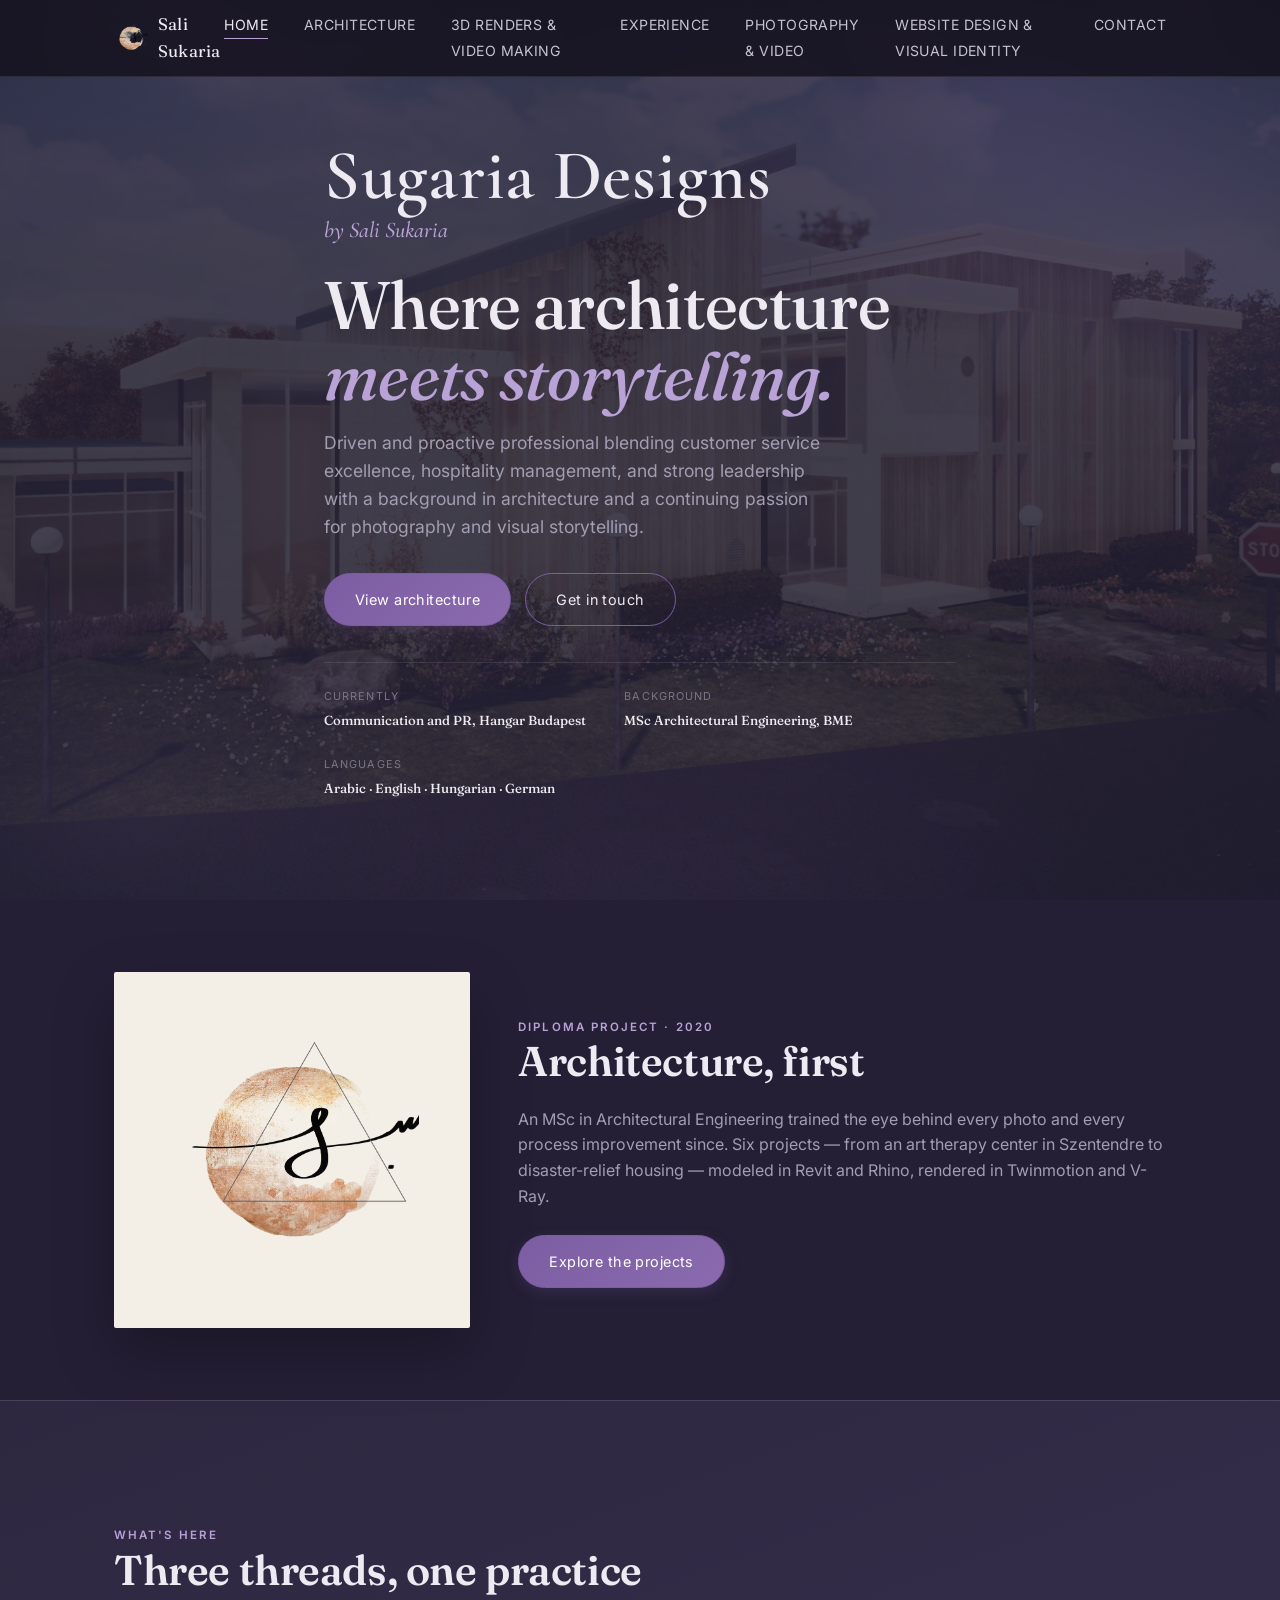
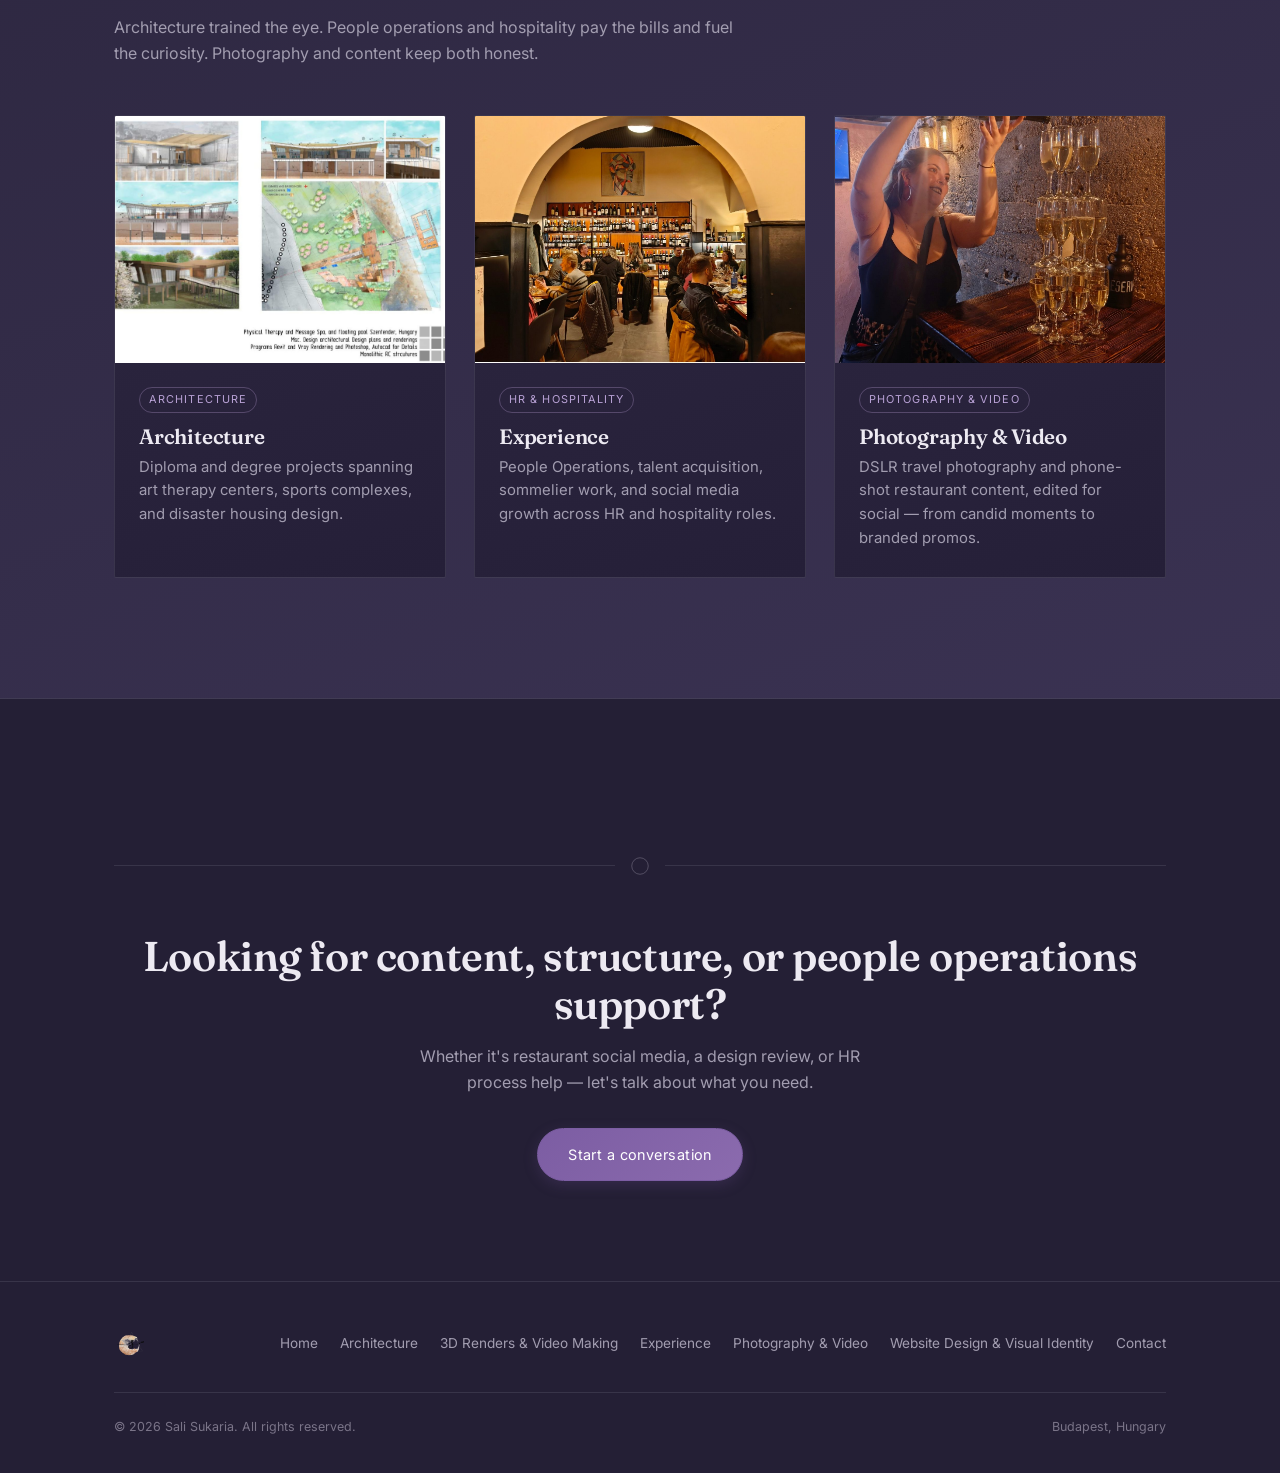
<file: index.html>
<!DOCTYPE html>
<html lang="en">
<head>
<meta charset="UTF-8">
<meta name="viewport" content="width=device-width, initial-scale=1">
<title>Sali Sukaria — Portfolio</title>
<link rel="preconnect" href="https://fonts.googleapis.com">
<link href="https://fonts.googleapis.com/css2?family=Fraunces:opsz,wght@9..144,400;9..144,500;9..144,600&family=Cormorant+Garamond:ital,wght@0,500;0,600;1,500&family=Inter:wght@400;500;600&display=swap" rel="stylesheet">
<link rel="icon" href="favicon.ico">
<link rel="manifest" href="site.webmanifest">
<link rel="stylesheet" href="style.css">
</head>
<body>
<a class="skip-link" href="#main">Skip to content</a>
<header class="site-header">
	<div class="container">
		<a class="brand" href="index.html">
			<img src="assets/img/logo/logo_mark_nav.png" alt="Sali Sukaria logo">
			<span>Sali Sukaria</span>
		</a>
		<button type="button" class="nav-toggle" aria-label="Toggle menu" aria-expanded="false">&#9776;</button>
		<nav class="main-nav" aria-label="Primary">
			<ul><li><a class="is-active" href="index.html">Home</a></li><li><a class="" href="architecture.html">Architecture</a></li><li><a class="" href="renders.html">3D Renders &amp; Video Making</a></li><li><a class="" href="experience.html">Experience</a></li><li><a class="" href="photography.html">Photography &amp; Video</a></li><li><a class="" href="webdesign.html">Website Design &amp; Visual Identity</a></li><li><a class="" href="contact.html">Contact</a></li></ul>
		</nav>
	</div>
</header>

<main id="main">

	<!-- HERO -->
	<section class="hero">
		<div class="hero-bg-image"></div>
		<div class="container hero-inner">
			<span class="hero-kicker">Sugaria Designs</span>
			<span class="hero-name">by Sali Sukaria</span>
			<h1 style="margin-top:1rem;">Where architecture<br><em>meets storytelling.</em></h1>
			<p class="hero-sub">
				Driven and proactive professional blending customer service excellence, hospitality
				management, and strong leadership with a background in architecture and a continuing
				passion for photography and visual storytelling.
			</p>
			<div class="hero-actions" style="display:flex; gap:14px; flex-wrap:wrap;">
				<a class="btn" href="architecture.html">View architecture</a>
				<a class="btn btn--ghost" href="contact.html">Get in touch</a>
			</div>

			<div class="hero-meta">
				<div><span>Currently</span><strong>Communication and PR, Hangar Budapest</strong></div>
				<div><span>Background</span><strong>MSc Architectural Engineering, BME</strong></div>
				<div><span>Languages</span><strong>Arabic · English · Hungarian · German</strong></div>
			</div>
		</div>
	</section>

	<!-- FEATURED: ARCHITECTURE + LOGO -->
	<section class="section section--tight">
		<div class="container">
			<div class="arch-logo-feature reveal">
				<div class="arch-logo-media">
					<img src="assets/img/logo/logo_mark_new.png" alt="Sali Sukaria monogram logo">
				</div>
				<div class="arch-feature-copy">
					<span class="eyebrow">Diploma Project · 2020</span>
					<h2>Architecture, first</h2>
					<p>An MSc in Architectural Engineering trained the eye behind every photo and every
					process improvement since. Six projects — from an art therapy center in Szentendre to
					disaster-relief housing — modeled in Revit and Rhino, rendered in Twinmotion and V-Ray.</p>
					<a class="btn" href="architecture.html">Explore the projects</a>
				</div>
			</div>
		</div>
	</section>

	<!-- THREE PILLARS -->
	<section class="section section--panel">
		<div class="container">
			<div class="section-head reveal">
				<span class="eyebrow">What's here</span>
				<h2>Three threads, one practice</h2>
				<p>Architecture trained the eye. People operations and hospitality pay the bills and fuel
				the curiosity. Photography and content keep both honest.</p>
			</div>

			<div class="grid grid--3">
				<a class="card reveal" href="architecture.html">
					<div class="card-media">
						<img src="assets/img/architecture/therapy_spa_szentendre_render.jpg" alt="Physical Therapy Spa render, Szentendre">
					</div>
					<div class="card-body">
						<span class="card-tag">Architecture</span>
						<h3>Architecture</h3>
						<p>Diploma and degree projects spanning art therapy centers, sports complexes, and disaster housing design.</p>
					</div>
				</a>

				<a class="card reveal" href="experience.html">
					<div class="card-media">
						<img src="assets/img/photography/phone_03_venue_crowd.jpg" alt="Wine bar venue, Bortodoor City">
					</div>
					<div class="card-body">
						<span class="card-tag">HR &amp; Hospitality</span>
						<h3>Experience</h3>
						<p>People Operations, talent acquisition, sommelier work, and social media growth across HR and hospitality roles.</p>
					</div>
				</a>

				<a class="card reveal" href="photography.html">
					<div class="card-media">
						<img src="assets/img/photography/phone_04_champagne_tower.jpg" alt="Champagne tower content creation shot">
					</div>
					<div class="card-body">
						<span class="card-tag">Photography &amp; Video</span>
						<h3>Photography &amp; Video</h3>
						<p>DSLR travel photography and phone-shot restaurant content, edited for social — from candid moments to branded promos.</p>
					</div>
				</a>
			</div>
		</div>
	</section>

	<!-- CTA -->
	<section class="cta-band">
		<div class="container reveal">
			<div class="motif-divider">
				<svg viewBox="0 0 24 24" fill="none" stroke="currentColor" stroke-width="1"><circle cx="12" cy="12" r="9"/></svg>
			</div>
			<h2>Looking for content, structure, or people operations support?</h2>
			<p>Whether it's restaurant social media, a design review, or HR process help — let's talk about what you need.</p>
			<a class="btn" href="contact.html">Start a conversation</a>
		</div>
	</section>

</main>

<footer class="site-footer">
	<div class="container">
		<div class="footer-grid">
			<a class="footer-brand" href="index.html">
				<img src="assets/img/logo/logo_mark_nav.png" alt="Sali Sukaria logo">
			</a>
			<nav class="footer-nav" aria-label="Footer">
				<ul><li><a href="index.html">Home</a></li><li><a href="architecture.html">Architecture</a></li><li><a href="renders.html">3D Renders &amp; Video Making</a></li><li><a href="experience.html">Experience</a></li><li><a href="photography.html">Photography &amp; Video</a></li><li><a href="webdesign.html">Website Design &amp; Visual Identity</a></li><li><a href="contact.html">Contact</a></li></ul>
			</nav>
		</div>
		<div class="footer-meta">
			<span>&copy; 2026 Sali Sukaria. All rights reserved.</span>
			<span>Budapest, Hungary</span>
		</div>
	</div>
</footer>
<script src="assets/js/main.js"></script>
</body>
</html>
</file>
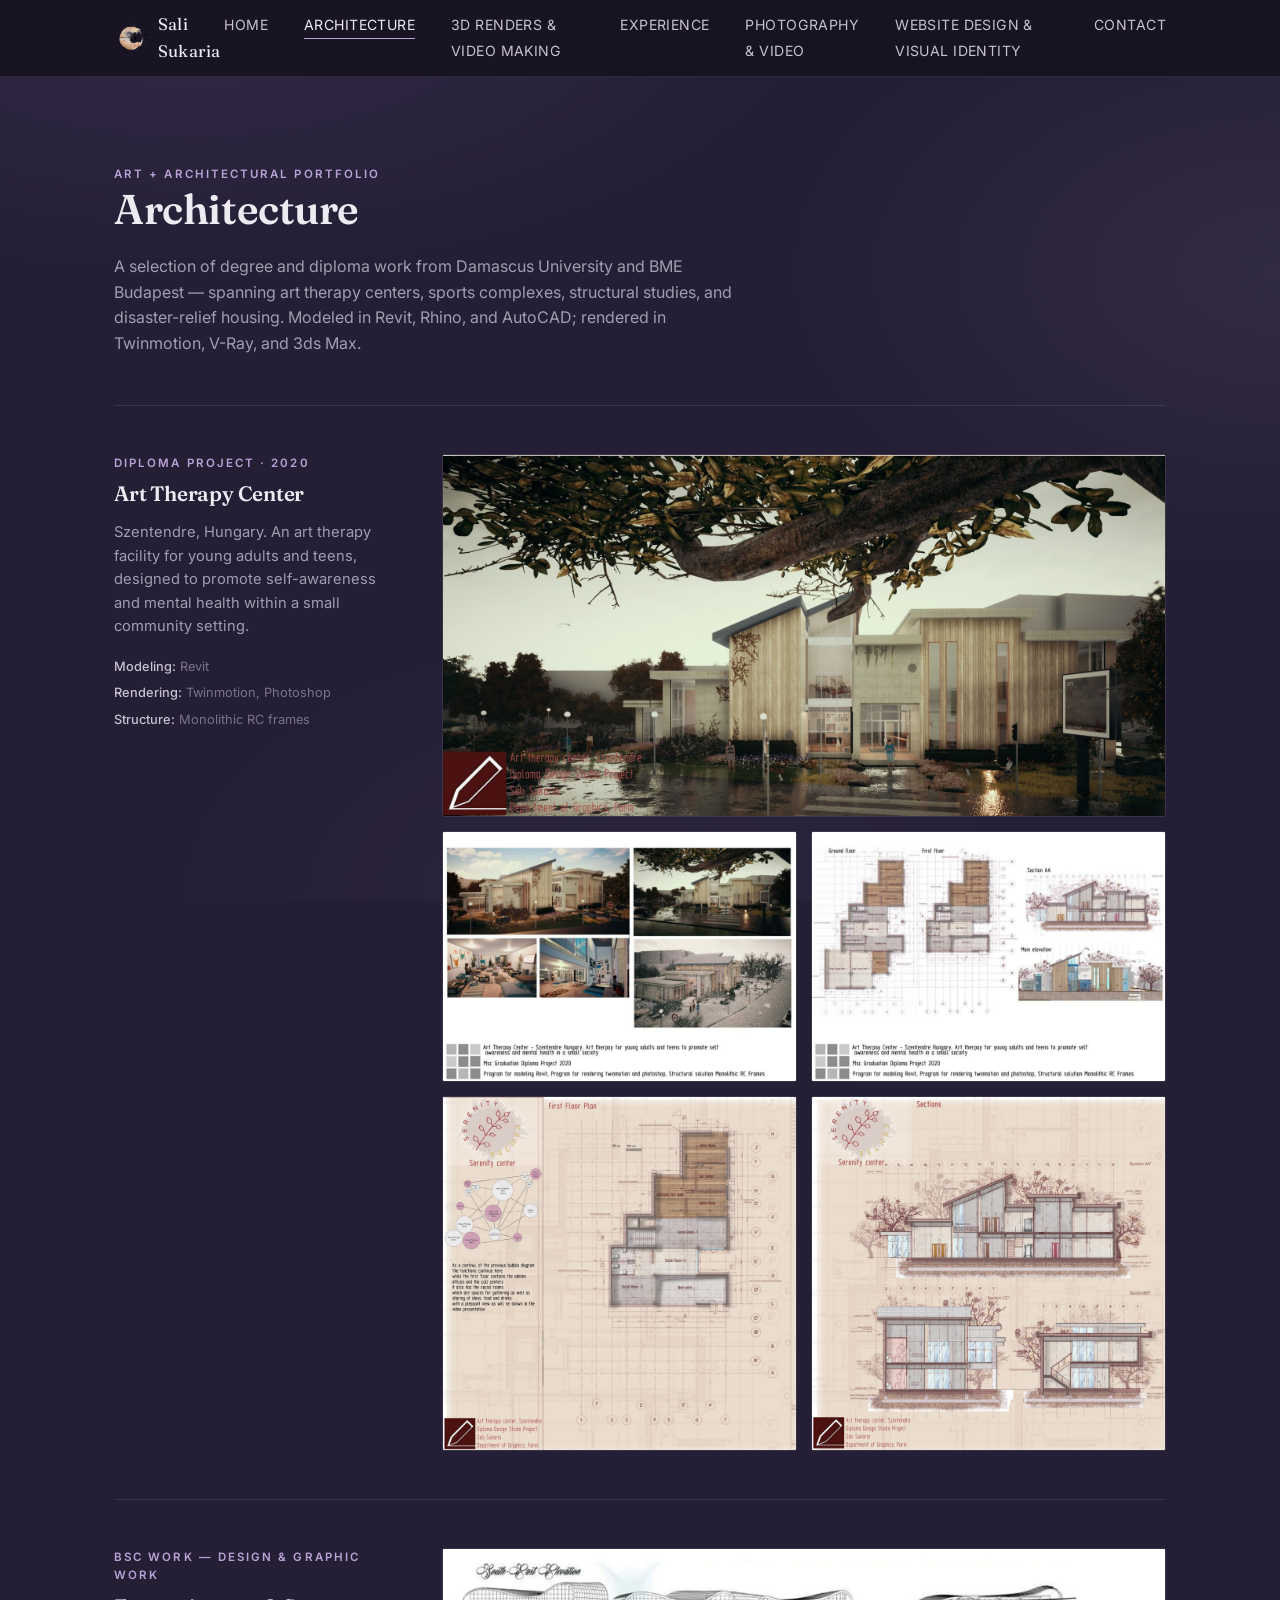
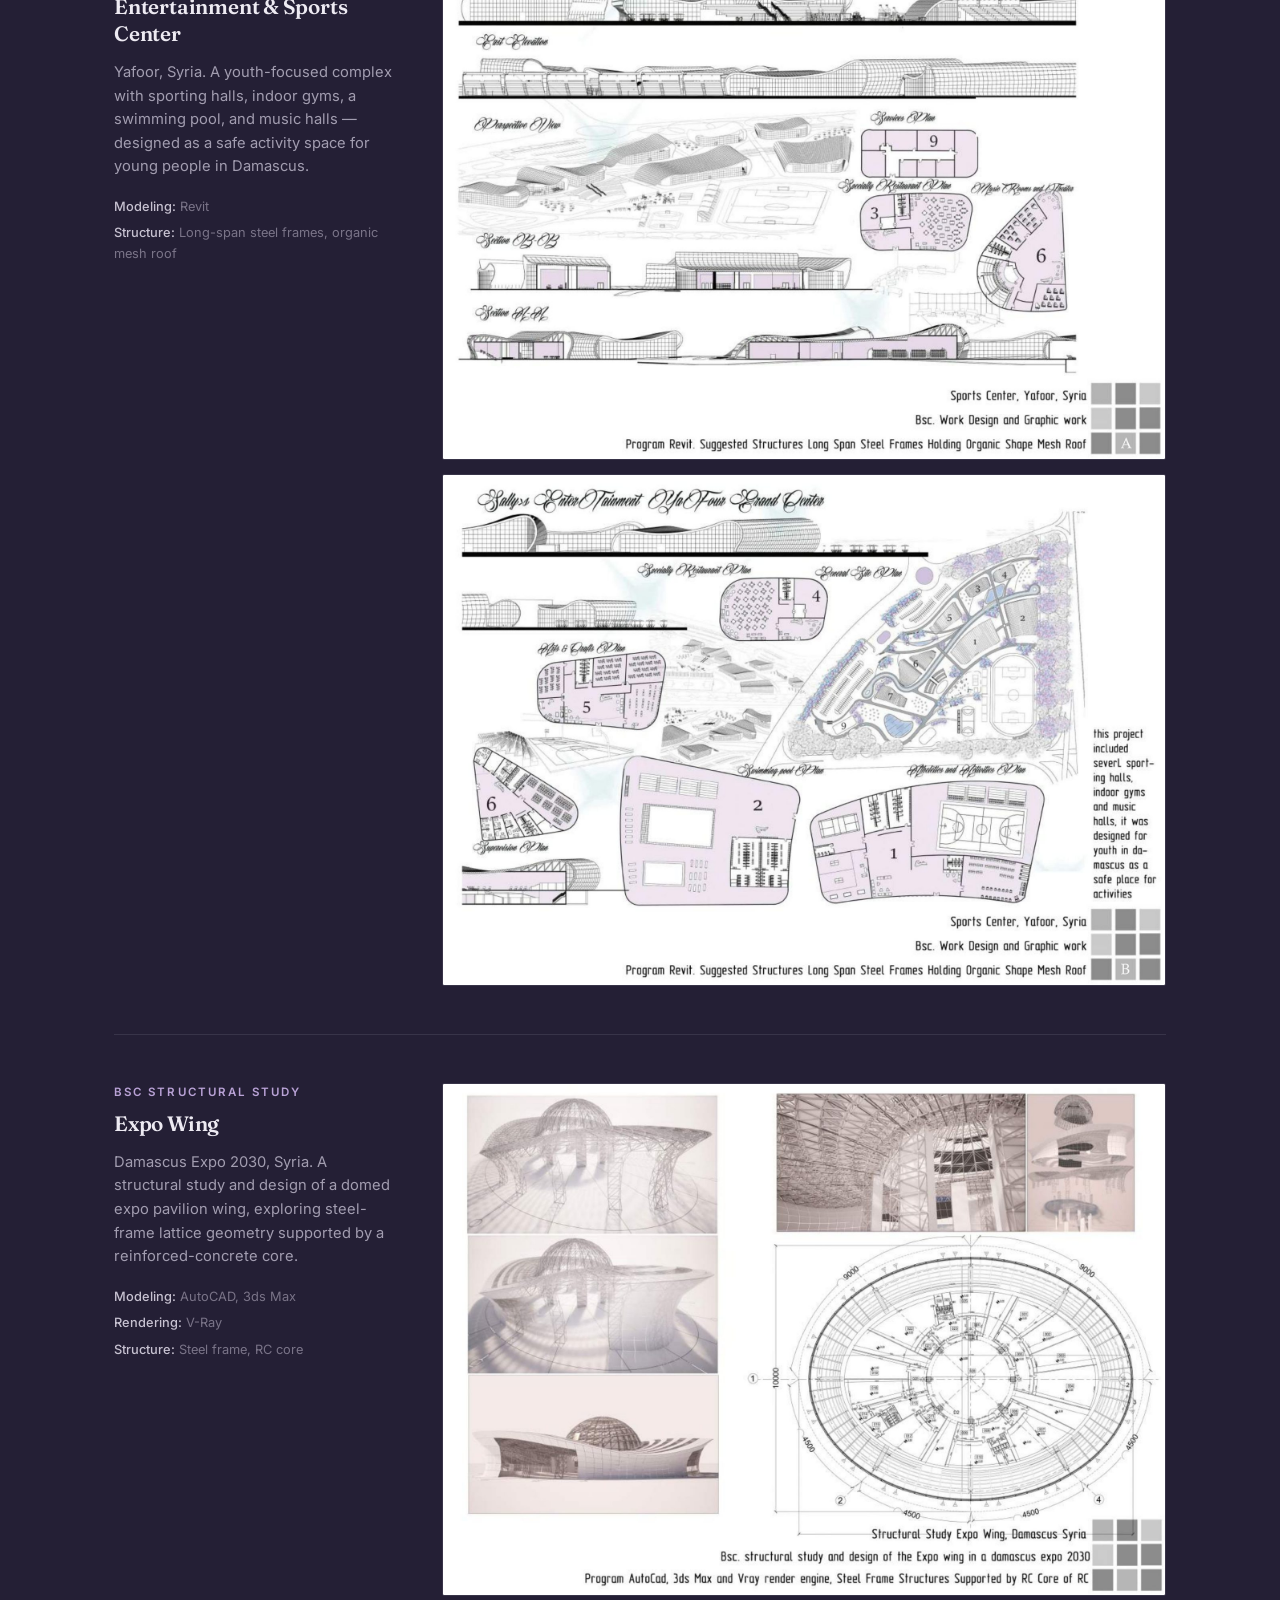
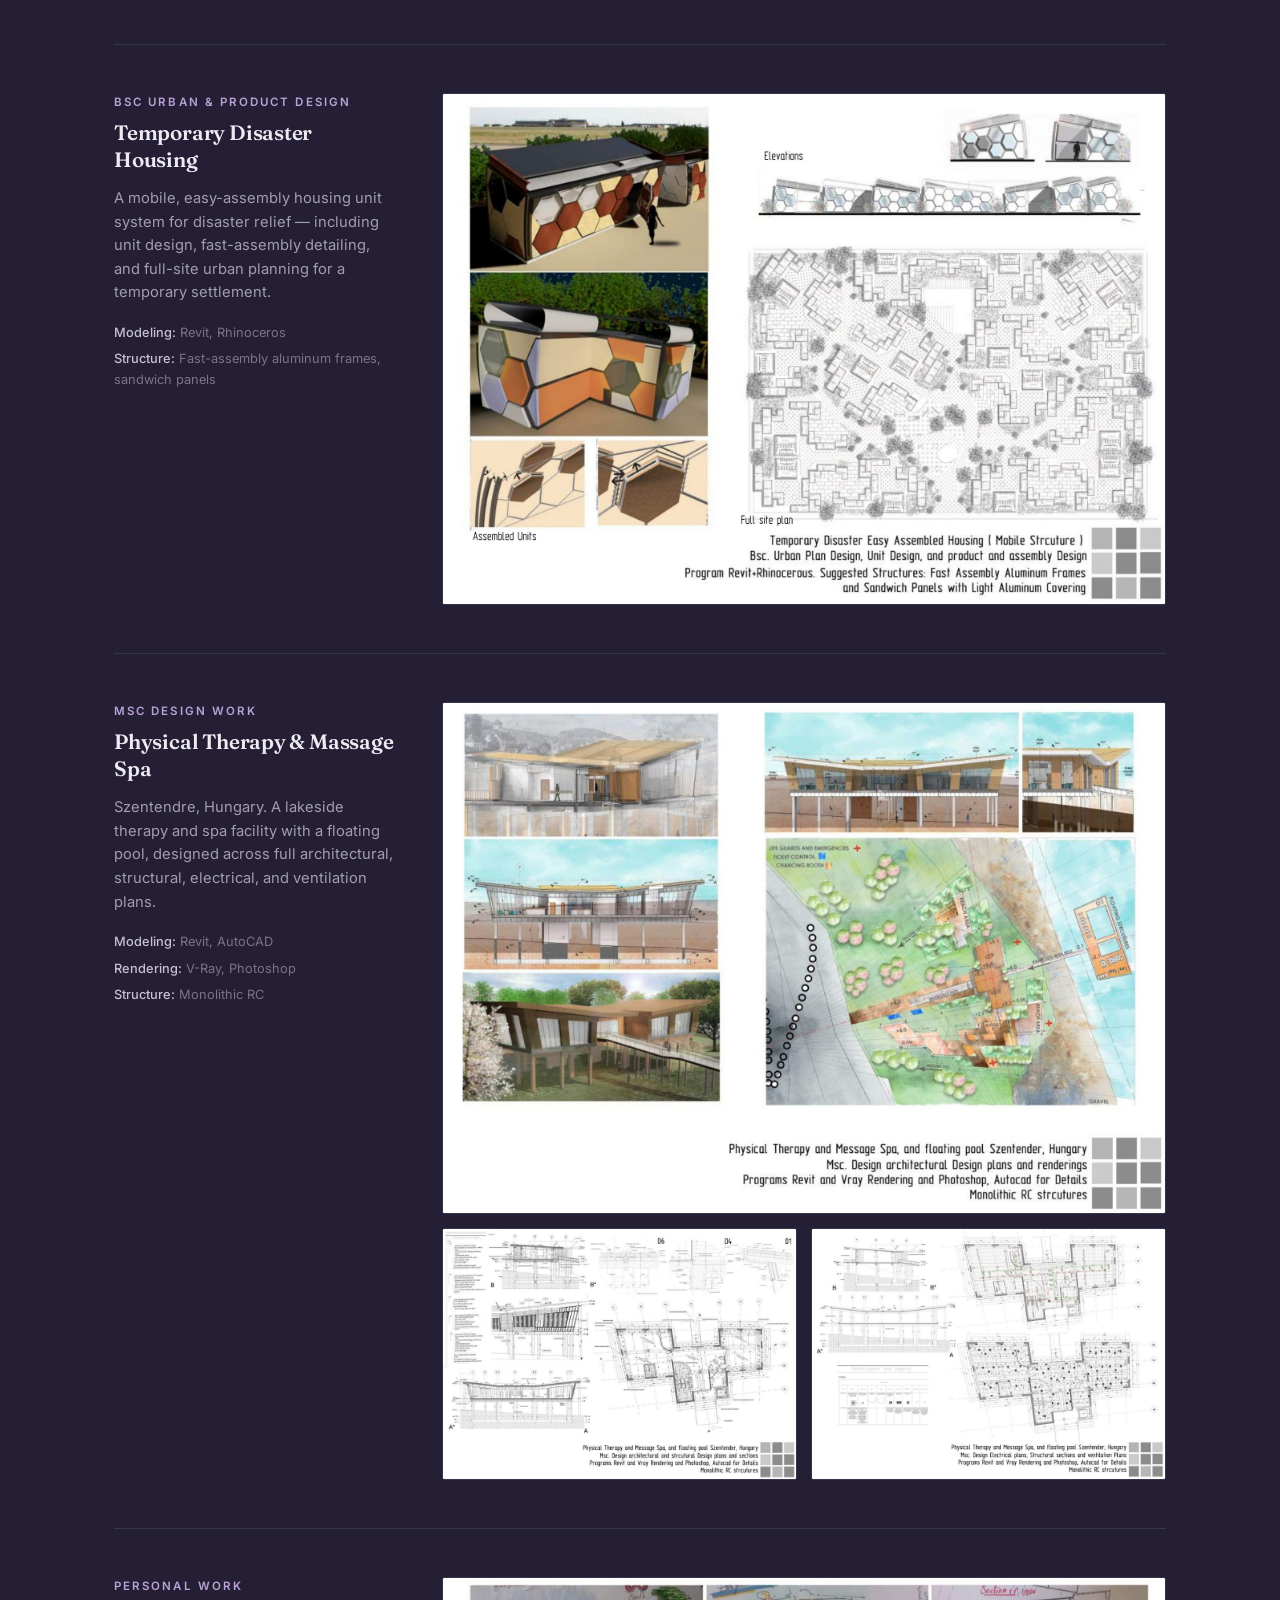
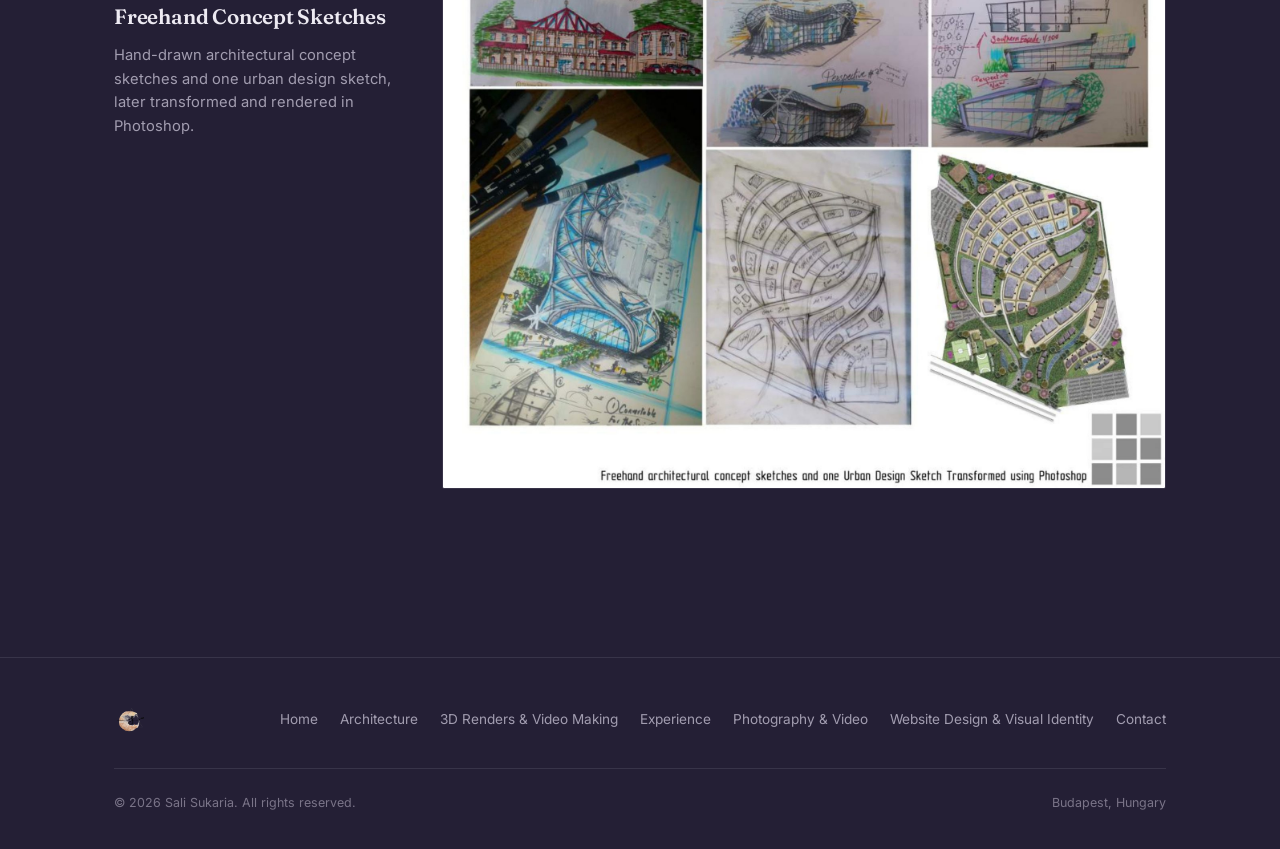
<file: architecture.html>
<!DOCTYPE html>
<html lang="en">
<head>
<meta charset="UTF-8">
<meta name="viewport" content="width=device-width, initial-scale=1">
<title>Sali Sukaria — Portfolio</title>
<link rel="preconnect" href="https://fonts.googleapis.com">
<link href="https://fonts.googleapis.com/css2?family=Fraunces:opsz,wght@9..144,400;9..144,500;9..144,600&family=Cormorant+Garamond:ital,wght@0,500;0,600;1,500&family=Inter:wght@400;500;600&display=swap" rel="stylesheet">
<link rel="icon" href="favicon.ico">
<link rel="manifest" href="site.webmanifest">
<link rel="stylesheet" href="style.css">
</head>
<body>
<a class="skip-link" href="#main">Skip to content</a>
<header class="site-header">
	<div class="container">
		<a class="brand" href="index.html">
			<img src="assets/img/logo/logo_mark_nav.png" alt="Sali Sukaria logo">
			<span>Sali Sukaria</span>
		</a>
		<button class="nav-toggle" aria-label="Toggle menu" aria-expanded="false">&#9776;</button>
		<nav class="main-nav" aria-label="Primary">
			<ul><li><a class="" href="index.html">Home</a></li><li><a class="is-active" href="architecture.html">Architecture</a></li><li><a class="" href="renders.html">3D Renders &amp; Video Making</a></li><li><a class="" href="experience.html">Experience</a></li><li><a class="" href="photography.html">Photography & Video</a></li><li><a class="" href="webdesign.html">Website Design &amp; Visual Identity</a></li><li><a class="" href="contact.html">Contact</a></li></ul>
		</nav>
	</div>
</header>


<main id="main">

	<section class="section" style="padding-top:160px;">
		<div class="container">
			<div class="section-head reveal">
				<span class="eyebrow">Art + Architectural Portfolio</span>
				<h2>Architecture</h2>
				<p>A selection of degree and diploma work from Damascus University and BME Budapest —
				spanning art therapy centers, sports complexes, structural studies, and disaster-relief
				housing. Modeled in Revit, Rhino, and AutoCAD; rendered in Twinmotion, V-Ray, and 3ds Max.</p>
			</div>

			<!-- PROJECT 1: Art Therapy Center / Serenity Center -->
			<div class="arch-project reveal">
				<div class="arch-meta">
					<span class="eyebrow">Diploma Project · 2020</span>
					<h3>Art Therapy Center</h3>
					<p>Szentendre, Hungary. An art therapy facility for young adults and teens, designed to
					promote self-awareness and mental health within a small community setting.</p>
					<div class="specs">
						<div><strong>Modeling:</strong> Revit</div>
						<div><strong>Rendering:</strong> Twinmotion, Photoshop</div>
						<div><strong>Structure:</strong> Monolithic RC frames</div>
					</div>
				</div>
				<div class="arch-images">
					<img src="assets/img/architecture/serenity_snow_full.jpg" alt="Art Therapy Center exterior render with tree foreground" loading="lazy">
					<div class="row-2">
						<img src="assets/img/architecture/art_therapy_renders.jpg" alt="Art Therapy Center renders and interior views" loading="lazy">
						<img src="assets/img/architecture/art_therapy_floorplan_sections.jpg" alt="Art Therapy Center ground and first floor plans, sections" loading="lazy">
					</div>
					<div class="row-2">
						<img src="assets/img/architecture/serenity_floorplan.jpg" alt="Serenity Center first floor plan detail" loading="lazy">
						<img src="assets/img/architecture/serenity_sections.jpg" alt="Serenity Center building sections" loading="lazy">
					</div>
				</div>
			</div>

			<!-- PROJECT 2: Sports Center -->
			<div class="arch-project reveal">
				<div class="arch-meta">
					<span class="eyebrow">BSc Work — Design &amp; Graphic Work</span>
					<h3>Entertainment &amp; Sports Center</h3>
					<p>Yafoor, Syria. A youth-focused complex with sporting halls, indoor gyms, a swimming
					pool, and music halls — designed as a safe activity space for young people in Damascus.</p>
					<div class="specs">
						<div><strong>Modeling:</strong> Revit</div>
						<div><strong>Structure:</strong> Long-span steel frames, organic mesh roof</div>
					</div>
				</div>
				<div class="arch-images">
					<img src="assets/img/architecture/sports_center_elevations.jpg" alt="Sports Center elevations, sections and perspective view" loading="lazy">
					<img src="assets/img/architecture/sports_center_masterplan.jpg" alt="Sports Center site masterplan and supervision plan" loading="lazy">
				</div>
			</div>

			<!-- PROJECT 3: Expo Wing -->
			<div class="arch-project reveal">
				<div class="arch-meta">
					<span class="eyebrow">BSc Structural Study</span>
					<h3>Expo Wing</h3>
					<p>Damascus Expo 2030, Syria. A structural study and design of a domed expo pavilion
					wing, exploring steel-frame lattice geometry supported by a reinforced-concrete core.</p>
					<div class="specs">
						<div><strong>Modeling:</strong> AutoCAD, 3ds Max</div>
						<div><strong>Rendering:</strong> V-Ray</div>
						<div><strong>Structure:</strong> Steel frame, RC core</div>
					</div>
				</div>
				<div class="arch-images">
					<img src="assets/img/architecture/expo_wing_damascus.jpg" alt="Expo Wing structural renders and plan" loading="lazy">
				</div>
			</div>

			<!-- PROJECT 4: Disaster Housing -->
			<div class="arch-project reveal">
				<div class="arch-meta">
					<span class="eyebrow">BSc Urban &amp; Product Design</span>
					<h3>Temporary Disaster Housing</h3>
					<p>A mobile, easy-assembly housing unit system for disaster relief — including unit
					design, fast-assembly detailing, and full-site urban planning for a temporary settlement.</p>
					<div class="specs">
						<div><strong>Modeling:</strong> Revit, Rhinoceros</div>
						<div><strong>Structure:</strong> Fast-assembly aluminum frames, sandwich panels</div>
					</div>
				</div>
				<div class="arch-images">
					<img src="assets/img/architecture/disaster_housing_units.jpg" alt="Temporary disaster housing units, elevations and site plan" loading="lazy">
				</div>
			</div>

			<!-- PROJECT 5: Physical Therapy Spa -->
			<div class="arch-project reveal">
				<div class="arch-meta">
					<span class="eyebrow">MSc Design Work</span>
					<h3>Physical Therapy &amp; Massage Spa</h3>
					<p>Szentendre, Hungary. A lakeside therapy and spa facility with a floating pool,
					designed across full architectural, structural, electrical, and ventilation plans.</p>
					<div class="specs">
						<div><strong>Modeling:</strong> Revit, AutoCAD</div>
						<div><strong>Rendering:</strong> V-Ray, Photoshop</div>
						<div><strong>Structure:</strong> Monolithic RC</div>
					</div>
				</div>
				<div class="arch-images">
					<img src="assets/img/architecture/therapy_spa_szentendre_render.jpg" alt="Physical Therapy Spa renders, sections and site plan" loading="lazy">
					<div class="row-2">
						<img src="assets/img/architecture/therapy_spa_szentendre_sections.jpg" alt="Physical Therapy Spa structural sections and details" loading="lazy">
						<img src="assets/img/architecture/therapy_spa_szentendre_mep.jpg" alt="Physical Therapy Spa electrical and ventilation plans" loading="lazy">
					</div>
				</div>
			</div>

			<!-- HAND SKETCHES -->
			<div class="arch-project reveal">
				<div class="arch-meta">
					<span class="eyebrow">Personal Work</span>
					<h3>Freehand Concept Sketches</h3>
					<p>Hand-drawn architectural concept sketches and one urban design sketch, later
					transformed and rendered in Photoshop.</p>
				</div>
				<div class="arch-images">
					<img src="assets/img/architecture/handsketches.jpg" alt="Freehand architectural concept sketches" loading="lazy">
				</div>
			</div>

		</div>
	</section>

</main>



<footer class="site-footer">
	<div class="container">
		<div class="footer-grid">
			<a class="footer-brand" href="index.html">
				<img src="assets/img/logo/logo_mark_nav.png" alt="Sali Sukaria logo">
			</a>
			<nav class="footer-nav" aria-label="Footer">
				<ul><li><a href="index.html">Home</a></li><li><a href="architecture.html">Architecture</a></li><li><a href="renders.html">3D Renders &amp; Video Making</a></li><li><a href="experience.html">Experience</a></li><li><a href="photography.html">Photography & Video</a></li><li><a href="webdesign.html">Website Design &amp; Visual Identity</a></li><li><a href="contact.html">Contact</a></li></ul>
			</nav>
		</div>
		<div class="footer-meta">
			<span>&copy; 2026 Sali Sukaria. All rights reserved.</span>
			<span>Budapest, Hungary</span>
		</div>
	</div>
</footer>
<script src="assets/js/main.js"></script>
</body>
</html>
</file>
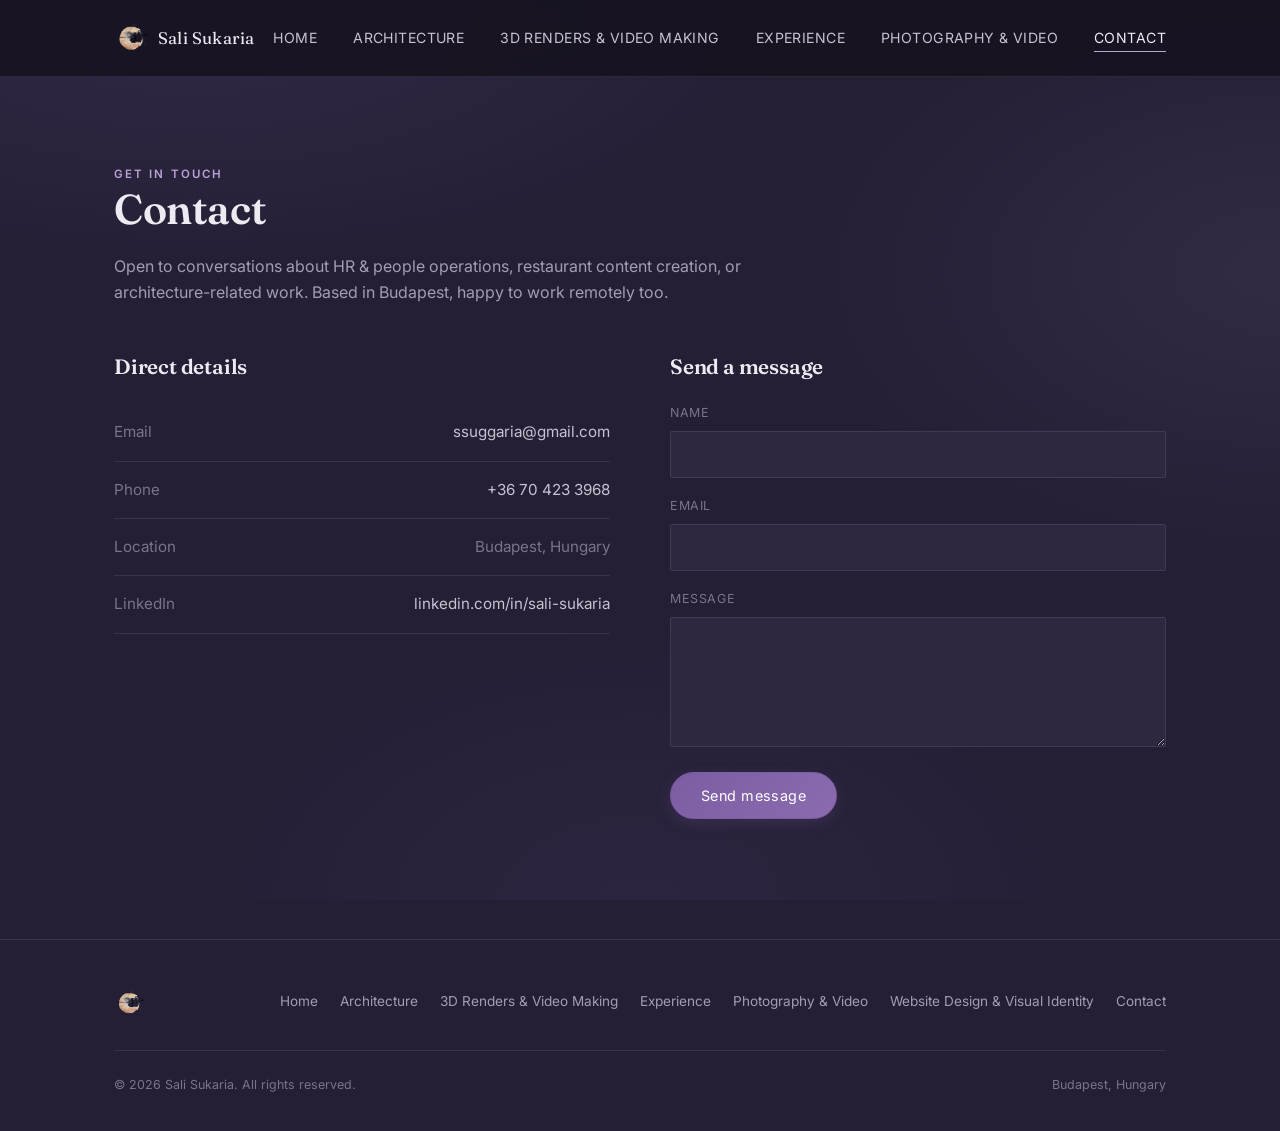
<file: contact.html>
<!DOCTYPE html>
<html lang="en">
<head>
<meta charset="UTF-8">
<meta name="viewport" content="width=device-width, initial-scale=1">
<title>Sali Sukaria — Portfolio</title>
<link rel="preconnect" href="https://fonts.googleapis.com">
<link href="https://fonts.googleapis.com/css2?family=Fraunces:opsz,wght@9..144,400;9..144,500;9..144,600&family=Cormorant+Garamond:ital,wght@0,500;0,600;1,500&family=Inter:wght@400;500;600&display=swap" rel="stylesheet">
<link rel="icon" href="favicon.ico">
<link rel="manifest" href="site.webmanifest">
<link rel="stylesheet" href="style.css">
</head>
<body>
<a class="skip-link" href="#main">Skip to content</a>
<header class="site-header">
	<div class="container">
		<a class="brand" href="index.html">
			<img src="assets/img/logo/logo_mark_nav.png" alt="Sali Sukaria logo">
			<span>Sali Sukaria</span>
		</a>
		<button class="nav-toggle" aria-label="Toggle menu" aria-expanded="false">&#9776;</button>
		<nav class="main-nav" aria-label="Primary">
			<ul><li><a class="" href="index.html">Home</a></li><li><a class="" href="architecture.html">Architecture</a></li><li><a class="" href="renders.html">3D Renders &amp; Video Making</a></li><li><a class="" href="experience.html">Experience</a></li><li><a class="" href="photography.html">Photography & Video</a></li><li><a class="is-active" href="contact.html">Contact</a></li></ul>
		</nav>
	</div>
</header>


<main id="main">

	<section class="section" style="padding-top:160px;">
		<div class="container">

			<div class="section-head reveal">
				<span class="eyebrow">Get in touch</span>
				<h2>Contact</h2>
				<p>Open to conversations about HR &amp; people operations, restaurant content creation,
				or architecture-related work. Based in Budapest, happy to work remotely too.</p>
			</div>

			<div class="contact-grid">

				<div class="reveal">
					<h3>Direct details</h3>
					<ul class="contact-list">
						<li><span>Email</span><a href="mailto:ssuggaria@gmail.com">ssuggaria@gmail.com</a></li>
						<li><span>Phone</span><a href="tel:+36704233968">+36 70 423 3968</a></li>
						<li><span>Location</span><span>Budapest, Hungary</span></li>
						<li><span>LinkedIn</span><a href="https://linkedin.com/in/sali-sukaria-72b710114" target="_blank" rel="noopener">linkedin.com/in/sali-sukaria</a></li>
					</ul>

					
				</div>

				<div class="reveal">
					<h3>Send a message</h3>
					<form method="post" action="https://formspree.io/f/ssuggaria@gmail.com" style="margin-top:1.4rem;">
						<input type="hidden" name="_subject" value="New message from sugariadesigns.com">

						<div class="form-field">
							<label for="ssp_name">Name</label>
							<input type="text" id="ssp_name" name="name" required>
						</div>
						<div class="form-field">
							<label for="ssp_email">Email</label>
							<input type="email" id="ssp_email" name="_replyto" required>
						</div>
						<div class="form-field">
							<label for="ssp_message">Message</label>
							<textarea id="ssp_message" name="message" required></textarea>
						</div>
						<button type="submit" class="btn">Send message</button>
					</form>
				</div>

			</div>

		</div>
	</section>

</main>



<footer class="site-footer">
	<div class="container">
		<div class="footer-grid">
			<a class="footer-brand" href="index.html">
				<img src="assets/img/logo/logo_mark_nav.png" alt="Sali Sukaria logo">
			</a>
			<nav class="footer-nav" aria-label="Footer">
				<ul><li><a href="index.html">Home</a></li><li><a href="architecture.html">Architecture</a></li><li><a href="renders.html">3D Renders &amp; Video Making</a></li><li><a href="experience.html">Experience</a></li><li><a href="photography.html">Photography & Video</a></li><li><a href="webdesign.html">Website Design &amp; Visual Identity</a></li><li><a href="contact.html">Contact</a></li></ul>
			</nav>
		</div>
		<div class="footer-meta">
			<span>&copy; 2026 Sali Sukaria. All rights reserved.</span>
			<span>Budapest, Hungary</span>
		</div>
	</div>
</footer>
<script src="assets/js/main.js"></script>
</body>
</html>
</file>
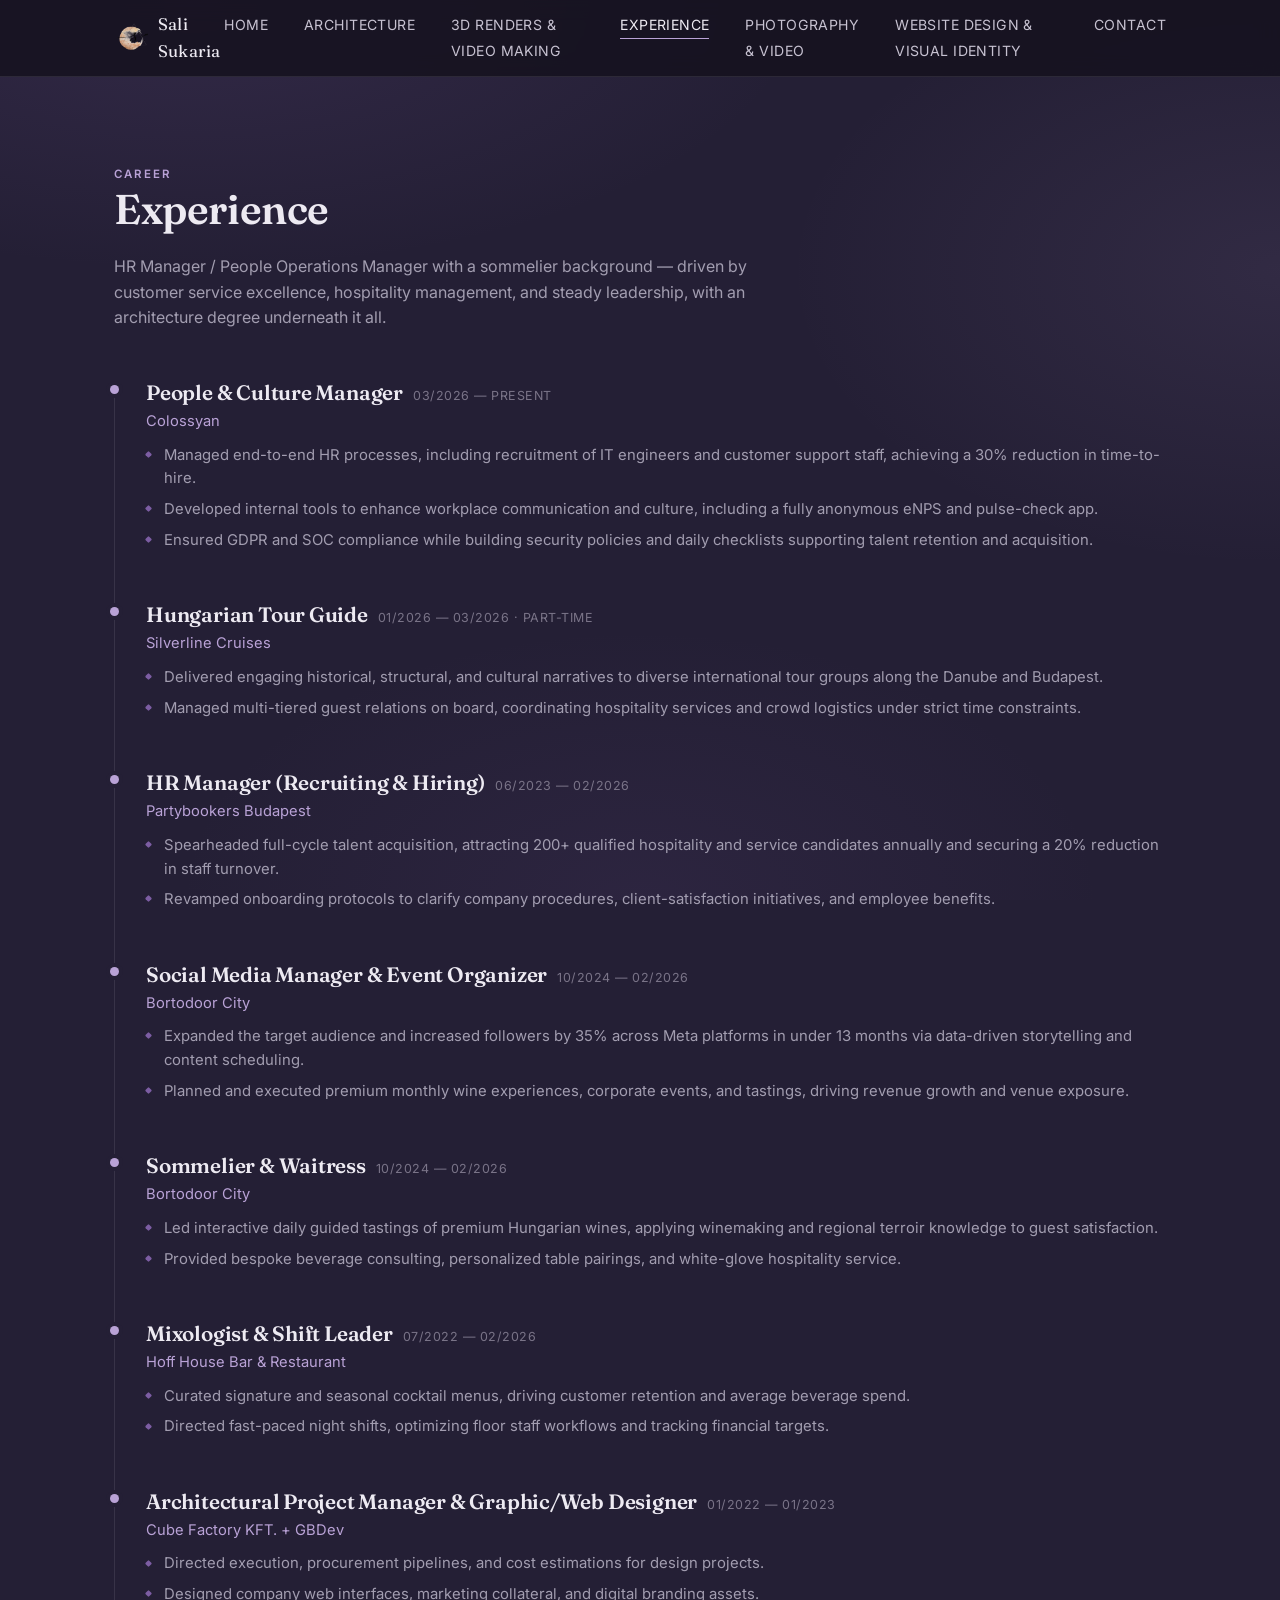
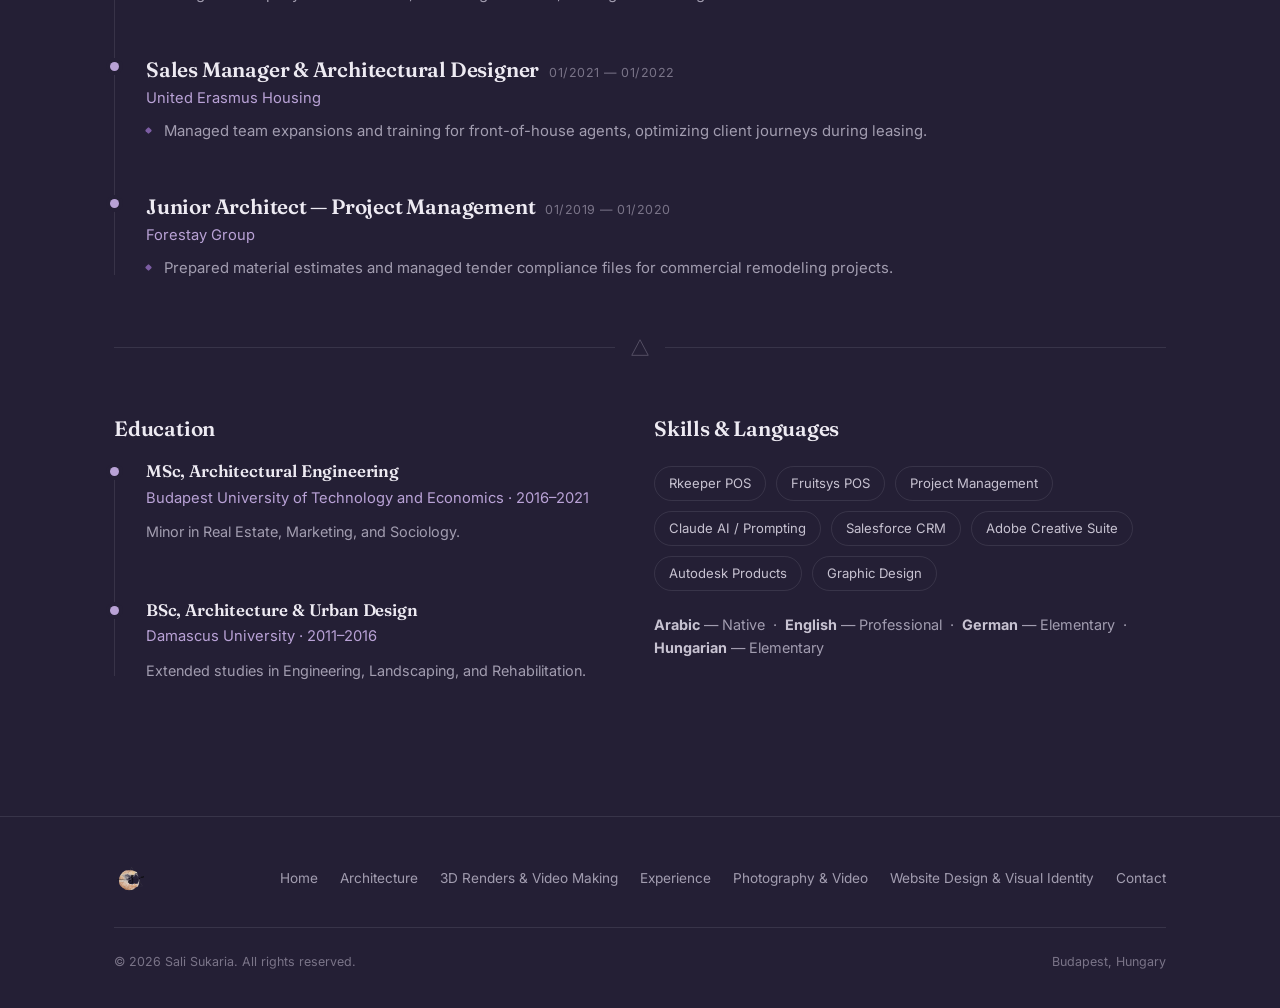
<file: experience.html>
<!DOCTYPE html>
<html lang="en">
<head>
<meta charset="UTF-8">
<meta name="viewport" content="width=device-width, initial-scale=1">
<title>Sali Sukaria — Portfolio</title>
<link rel="preconnect" href="https://fonts.googleapis.com">
<link href="https://fonts.googleapis.com/css2?family=Fraunces:opsz,wght@9..144,400;9..144,500;9..144,600&family=Cormorant+Garamond:ital,wght@0,500;0,600;1,500&family=Inter:wght@400;500;600&display=swap" rel="stylesheet">
<link rel="icon" href="favicon.ico">
<link rel="manifest" href="site.webmanifest">
<link rel="stylesheet" href="style.css">
</head>
<body>
<a class="skip-link" href="#main">Skip to content</a>
<header class="site-header">
	<div class="container">
		<a class="brand" href="index.html">
			<img src="assets/img/logo/logo_mark_nav.png" alt="Sali Sukaria logo">
			<span>Sali Sukaria</span>
		</a>
		<button class="nav-toggle" aria-label="Toggle menu" aria-expanded="false">&#9776;</button>
		<nav class="main-nav" aria-label="Primary">
			<ul><li><a class="" href="index.html">Home</a></li><li><a class="" href="architecture.html">Architecture</a></li><li><a class="" href="renders.html">3D Renders &amp; Video Making</a></li><li><a class="is-active" href="experience.html">Experience</a></li><li><a class="" href="photography.html">Photography & Video</a></li><li><a class="" href="webdesign.html">Website Design &amp; Visual Identity</a></li><li><a class="" href="contact.html">Contact</a></li></ul>
		</nav>
	</div>
</header>


<main id="main">

	<section class="section" style="padding-top:160px;">
		<div class="container">
			<div class="section-head reveal">
				<span class="eyebrow">Career</span>
				<h2>Experience</h2>
				<p>HR Manager / People Operations Manager with a sommelier background — driven by
				customer service excellence, hospitality management, and steady leadership, with an
				architecture degree underneath it all.</p>
			</div>

			<div class="timeline">

				<div class="timeline-item reveal">
					<div class="timeline-role"><h3>People &amp; Culture Manager</h3><span class="timeline-dates">03/2026 — Present</span></div>
					<div class="timeline-org">Colossyan</div>
					<ul>
						<li>Managed end-to-end HR processes, including recruitment of IT engineers and customer support staff, achieving a 30% reduction in time-to-hire.</li>
						<li>Developed internal tools to enhance workplace communication and culture, including a fully anonymous eNPS and pulse-check app.</li>
						<li>Ensured GDPR and SOC compliance while building security policies and daily checklists supporting talent retention and acquisition.</li>
					</ul>
				</div>

				<div class="timeline-item reveal">
					<div class="timeline-role"><h3>Hungarian Tour Guide</h3><span class="timeline-dates">01/2026 — 03/2026 · Part-time</span></div>
					<div class="timeline-org">Silverline Cruises</div>
					<ul>
						<li>Delivered engaging historical, structural, and cultural narratives to diverse international tour groups along the Danube and Budapest.</li>
						<li>Managed multi-tiered guest relations on board, coordinating hospitality services and crowd logistics under strict time constraints.</li>
					</ul>
				</div>

				<div class="timeline-item reveal">
					<div class="timeline-role"><h3>HR Manager (Recruiting &amp; Hiring)</h3><span class="timeline-dates">06/2023 — 02/2026</span></div>
					<div class="timeline-org">Partybookers Budapest</div>
					<ul>
						<li>Spearheaded full-cycle talent acquisition, attracting 200+ qualified hospitality and service candidates annually and securing a 20% reduction in staff turnover.</li>
						<li>Revamped onboarding protocols to clarify company procedures, client-satisfaction initiatives, and employee benefits.</li>
					</ul>
				</div>

				<div class="timeline-item reveal">
					<div class="timeline-role"><h3>Social Media Manager &amp; Event Organizer</h3><span class="timeline-dates">10/2024 — 02/2026</span></div>
					<div class="timeline-org">Bortodoor City</div>
					<ul>
						<li>Expanded the target audience and increased followers by 35% across Meta platforms in under 13 months via data-driven storytelling and content scheduling.</li>
						<li>Planned and executed premium monthly wine experiences, corporate events, and tastings, driving revenue growth and venue exposure.</li>
					</ul>
				</div>

				<div class="timeline-item reveal">
					<div class="timeline-role"><h3>Sommelier &amp; Waitress</h3><span class="timeline-dates">10/2024 — 02/2026</span></div>
					<div class="timeline-org">Bortodoor City</div>
					<ul>
						<li>Led interactive daily guided tastings of premium Hungarian wines, applying winemaking and regional terroir knowledge to guest satisfaction.</li>
						<li>Provided bespoke beverage consulting, personalized table pairings, and white-glove hospitality service.</li>
					</ul>
				</div>

				<div class="timeline-item reveal">
					<div class="timeline-role"><h3>Mixologist &amp; Shift Leader</h3><span class="timeline-dates">07/2022 — 02/2026</span></div>
					<div class="timeline-org">Hoff House Bar &amp; Restaurant</div>
					<ul>
						<li>Curated signature and seasonal cocktail menus, driving customer retention and average beverage spend.</li>
						<li>Directed fast-paced night shifts, optimizing floor staff workflows and tracking financial targets.</li>
					</ul>
				</div>

				<div class="timeline-item reveal">
					<div class="timeline-role"><h3>Architectural Project Manager &amp; Graphic/Web Designer</h3><span class="timeline-dates">01/2022 — 01/2023</span></div>
					<div class="timeline-org">Cube Factory KFT. + GBDev</div>
					<ul>
						<li>Directed execution, procurement pipelines, and cost estimations for design projects.</li>
						<li>Designed company web interfaces, marketing collateral, and digital branding assets.</li>
					</ul>
				</div>

				<div class="timeline-item reveal">
					<div class="timeline-role"><h3>Sales Manager &amp; Architectural Designer</h3><span class="timeline-dates">01/2021 — 01/2022</span></div>
					<div class="timeline-org">United Erasmus Housing</div>
					<ul>
						<li>Managed team expansions and training for front-of-house agents, optimizing client journeys during leasing.</li>
					</ul>
				</div>

				<div class="timeline-item reveal">
					<div class="timeline-role"><h3>Junior Architect — Project Management</h3><span class="timeline-dates">01/2019 — 01/2020</span></div>
					<div class="timeline-org">Forestay Group</div>
					<ul>
						<li>Prepared material estimates and managed tender compliance files for commercial remodeling projects.</li>
					</ul>
				</div>

			</div>

			<div class="motif-divider">
				<svg viewBox="0 0 24 24" fill="none" stroke="currentColor" stroke-width="1"><polygon points="12,3 21,20 3,20"/></svg>
			</div>

			<div class="grid grid--2">
				<div class="reveal">
					<h3>Education</h3>
					<div class="timeline" style="margin-top:1.2rem;">
						<div class="timeline-item">
							<div class="timeline-role"><h3 style="font-size:1.05rem;">MSc, Architectural Engineering</h3></div>
							<div class="timeline-org">Budapest University of Technology and Economics · 2016–2021</div>
							<p style="color:var(--grey); font-size:0.9rem;">Minor in Real Estate, Marketing, and Sociology.</p>
						</div>
						<div class="timeline-item">
							<div class="timeline-role"><h3 style="font-size:1.05rem;">BSc, Architecture &amp; Urban Design</h3></div>
							<div class="timeline-org">Damascus University · 2011–2016</div>
							<p style="color:var(--grey); font-size:0.9rem;">Extended studies in Engineering, Landscaping, and Rehabilitation.</p>
						</div>
					</div>
				</div>

				<div class="reveal">
					<h3>Skills &amp; Languages</h3>
					<div class="skills-cloud">
						<span>Rkeeper POS</span>
						<span>Fruitsys POS</span>
						<span>Project Management</span>
						<span>Claude AI / Prompting</span>
						<span>Salesforce CRM</span>
						<span>Adobe Creative Suite</span>
						<span>Autodesk Products</span>
						<span>Graphic Design</span>
					</div>
					<p style="margin-top:1.4rem; font-size:0.9rem; color:var(--grey);">
						<strong style="color:var(--ink-dim);">Arabic</strong> — Native &nbsp;·&nbsp;
						<strong style="color:var(--ink-dim);">English</strong> — Professional &nbsp;·&nbsp;
						<strong style="color:var(--ink-dim);">German</strong> — Elementary &nbsp;·&nbsp;
						<strong style="color:var(--ink-dim);">Hungarian</strong> — Elementary
					</p>
				</div>
			</div>

		</div>
	</section>

</main>



<footer class="site-footer">
	<div class="container">
		<div class="footer-grid">
			<a class="footer-brand" href="index.html">
				<img src="assets/img/logo/logo_mark_nav.png" alt="Sali Sukaria logo">
			</a>
			<nav class="footer-nav" aria-label="Footer">
				<ul><li><a href="index.html">Home</a></li><li><a href="architecture.html">Architecture</a></li><li><a href="renders.html">3D Renders &amp; Video Making</a></li><li><a href="experience.html">Experience</a></li><li><a href="photography.html">Photography & Video</a></li><li><a href="webdesign.html">Website Design &amp; Visual Identity</a></li><li><a href="contact.html">Contact</a></li></ul>
			</nav>
		</div>
		<div class="footer-meta">
			<span>&copy; 2026 Sali Sukaria. All rights reserved.</span>
			<span>Budapest, Hungary</span>
		</div>
	</div>
</footer>
<script src="assets/js/main.js"></script>
</body>
</html>
</file>
<file: style.css>
/*
Theme Name: Sali Sukaria Portfolio
Theme URI: https://sugariadesign.com
Author: Sali Sukaria
Author URI: https://sugariadesign.com
Description: A fast, minimal dark-purple portfolio theme spanning HR & hospitality, architecture, and photography/content creation.
Version: 1.0
Requires at least: 6.0
Requires PHP: 7.4
License: Unlicense
Text Domain: sali-portfolio
*/

/* ===========================================================
   DESIGN TOKENS
   =========================================================== */
:root{
  /* color */
  --bg:        #241F35;   /* lighter plum-grey — page background */
  --panel:     #2D2740;   /* raised panel / card background */
  --panel-2:   #3A3252;   /* secondary panel, hovers */
  --accent:    #7C5DA3;   /* primary purple */
  --accent-2:  #B9A2D6;   /* light lavender — links, highlights */
  --grey:      #A29DB0;   /* warm grey — secondary text */
  --grey-dim:  #7A7488;   /* dimmer grey — captions, meta */
  --ink:       #EDEAF2;   /* off-white — headings on dark */
  --ink-dim:   #C7C2D1;   /* body text on dark */
  --line:      rgba(237,234,242,0.10); /* hairline dividers */
  --line-strong: rgba(169,143,196,0.35);

  /* type */
  --font-display: "Fraunces", "Iowan Old Style", Georgia, serif;
  --font-body: "Inter", -apple-system, BlinkMacSystemFont, "Segoe UI", sans-serif;
  --font-name: "Cormorant Garamond", "Fraunces", Georgia, serif;

  /* layout */
  --maxw: 1180px;
  --gutter: clamp(20px, 5vw, 64px);
  --radius: 2px;
}

/* ===========================================================
   RESET / BASE
   =========================================================== */
*,*::before,*::after{ box-sizing:border-box; }
html{ scroll-behavior:smooth; }
body{
  margin:0;
  background:
    radial-gradient(ellipse 80% 50% at 15% 0%, rgba(124,93,163,0.16), transparent 60%),
    radial-gradient(ellipse 70% 60% at 100% 30%, rgba(169,143,196,0.10), transparent 55%),
    radial-gradient(ellipse 60% 50% at 50% 100%, rgba(107,78,142,0.12), transparent 60%),
    var(--bg);
  background-attachment:fixed;
  color:var(--ink-dim);
  font-family:var(--font-body);
  font-size:16px;
  line-height:1.6;
  -webkit-font-smoothing:antialiased;
  text-rendering:optimizeLegibility;
}
img,video{ max-width:100%; display:block; height:auto; }
a{ color:var(--accent-2); text-decoration:none; }
a:hover{ color:var(--ink); }
a:focus-visible, button:focus-visible, input:focus-visible, textarea:focus-visible{
  outline:2px solid var(--accent-2);
  outline-offset:3px;
}
ul{ margin:0; padding:0; list-style:none; }
button{ font-family:inherit; cursor:pointer; }

h1,h2,h3,h4{
  font-family:var(--font-display);
  color:var(--ink);
  margin:0 0 0.5em;
  font-weight:600;
  letter-spacing:-0.01em;
}
h1{ font-size:clamp(2.4rem, 6vw, 4.2rem); line-height:1.05; font-weight:500; }
h2{ font-size:clamp(1.8rem, 4vw, 2.6rem); line-height:1.15; }
h3{ font-size:1.3rem; line-height:1.3; }
p{ margin:0 0 1em; }

.eyebrow{
  font-family:var(--font-body);
  font-size:0.72rem;
  letter-spacing:0.18em;
  text-transform:uppercase;
  color:var(--accent-2);
  font-weight:600;
}

.container{
  max-width:var(--maxw);
  margin:0 auto;
  padding:0 var(--gutter);
}

/* ===========================================================
   SIGNATURE MOTIF — triangle + circle, drawn from the logo
   Used sparingly as structural dividers, not decoration.
   =========================================================== */
.motif-divider{
  display:flex;
  align-items:center;
  gap:14px;
  margin:3.5rem 0;
  color:var(--grey-dim);
}
.motif-divider::before,
.motif-divider::after{
  content:"";
  flex:1;
  height:1px;
  background:var(--line);
}
.motif-divider svg{ flex:none; width:22px; height:22px; opacity:0.6; }

.section-mark{
  width:34px; height:34px;
  flex:none;
}

/* ===========================================================
   HEADER / NAV
   =========================================================== */
.site-header{
  position:fixed; top:0; left:0; right:0; z-index:100;
  background:rgba(22,18,31,0.86);
  backdrop-filter:blur(10px);
  border-bottom:1px solid var(--line);
}
.site-header .container{
  display:flex; align-items:center; justify-content:space-between;
  height:76px;
}
.brand{
  display:flex; align-items:center; gap:10px;
  font-family:var(--font-display);
  color:var(--ink);
  font-size:1.05rem;
  letter-spacing:0.01em;
}
.brand img{ height:34px; width:auto; }

.main-nav ul{ display:flex; gap:clamp(18px,3vw,36px); }
.main-nav a{
  color:var(--ink-dim);
  font-size:0.88rem;
  letter-spacing:0.03em;
  text-transform:uppercase;
  position:relative;
  padding:6px 0;
}
.main-nav a::after{
  content:"";
  position:absolute; left:0; bottom:0; height:1px; width:0;
  background:var(--accent-2);
  transition:width .25s ease;
}
.main-nav a:hover::after,
.main-nav a.is-active::after{ width:100%; }
.main-nav a.is-active{ color:var(--ink); }

.nav-toggle{
  display:none;
  background:none; border:none; color:var(--ink);
  font-size:1.6rem; line-height:1;
  cursor:pointer;
  padding:4px 8px;
}

@media (max-width: 900px){
  .nav-toggle{ display:block; }

  .main-nav{
    position:fixed;
    top:76px; left:0; right:0;
    background:rgba(22,18,31,0.98);
    backdrop-filter:blur(12px);
    max-height:0;
    overflow:hidden;
    transition:max-height 0.35s ease;
    z-index:999;
  }

  .main-nav.is-open{
    max-height:600px;
  }

  .main-nav ul{
    flex-direction:column;
    gap:0;
    padding:0.5rem 0 1rem;
  }

  .main-nav a{
    display:block;
    padding:14px var(--gutter);
    border-bottom:1px solid var(--line);
    font-size:1rem;
  }
}

/* ===========================================================
   HERO
   =========================================================== */
.hero{
  min-height:100vh;
  display:flex; flex-direction:column; justify-content:center;
  padding-top:120px; padding-bottom:80px;
  position:relative;
  overflow:hidden;
}
.hero-bg-image{
  position:absolute; inset:0;
  background-image:url('assets/img/architecture/hero_bg_render.jpg');
  background-size:cover;
  background-position:center;
  opacity:0.16;
  pointer-events:none;
  z-index:0;
}
.hero::before{
  content:"";
  position:absolute; inset:0;
  background:
    radial-gradient(ellipse 60% 50% at 80% 10%, rgba(107,78,142,0.25), transparent 60%),
    radial-gradient(ellipse 50% 40% at 10% 90%, rgba(169,143,196,0.10), transparent 60%);
  pointer-events:none;
}
.hero-inner{
  position:relative; z-index:2;
  max-width:760px;
}
/* (hero logo stage removed — logo now appears alongside Architecture section) */
.hero-eyebrow{ margin-bottom:1.1rem; }
.hero-kicker{
  font-family:var(--font-name);
  font-weight:600;
  font-size:clamp(2.6rem, 6.5vw, 4.4rem);
  color:var(--ink);
  line-height:1;
  display:block;
  letter-spacing:0.01em;
}
.hero-name{
  font-family:var(--font-name);
  font-style:italic;
  font-weight:500;
  font-size:clamp(1.1rem, 2vw, 1.4rem);
  color:var(--accent-2);
  margin-bottom:1.4rem;
  display:block;
}
.hero h1{ margin-bottom:1.1rem; }
.hero h1 em{
  font-style:italic;
  color:var(--accent-2);
}
.hero-sub{
  font-size:1.1rem;
  color:var(--grey);
  max-width:46ch;
  margin-bottom:2rem;
}
.hero-meta{
  display:flex; flex-wrap:wrap; gap:1.6rem 2.4rem;
  margin-top:2.2rem;
  padding-top:1.6rem;
  border-top:1px solid var(--line);
}
.hero-meta div{ font-size:0.82rem; }
.hero-meta span{
  display:block; color:var(--grey-dim);
  text-transform:uppercase; letter-spacing:0.1em; font-size:0.68rem; margin-bottom:4px;
}
.hero-meta strong{ color:var(--ink); font-weight:500; font-family:var(--font-display); }

/* Architecture + logo pairing strip */
.arch-logo-feature{
  display:grid;
  grid-template-columns:0.55fr 1fr;
  gap:48px;
  align-items:center;
}
.arch-logo-media{
  display:flex;
  align-items:center;
  justify-content:center;
  background:#F4EFE6;
  border:1px solid var(--line);
  border-radius:var(--radius);
  padding:14%;
  aspect-ratio:1;
  box-shadow:0 24px 60px rgba(0,0,0,0.25);
}
.arch-logo-media img{ width:100%; }
@media (max-width:880px){
  .arch-logo-feature{ grid-template-columns:1fr; }
  .arch-logo-media{ max-width:280px; margin:0 auto; }
}

@media (max-width:880px){
  /* hero is now single-column by default; no override needed */
}

/* ===========================================================
   FEATURED ARCHITECTURE STRIP (homepage)
   =========================================================== */
.arch-feature{
  display:grid;
  grid-template-columns:1.1fr 1fr;
  gap:48px;
  align-items:center;
}
.arch-feature-media{
  border-radius:var(--radius);
  overflow:hidden;
  border:1px solid var(--line);
  aspect-ratio:4/3;
}
.arch-feature-media img{ width:100%; height:100%; object-fit:cover; }
.arch-feature-copy p{ color:var(--grey); margin-bottom:1.6rem; }
@media (max-width:880px){
  .arch-feature{ grid-template-columns:1fr; }
}

/* ===========================================================
   SECTION SCAFFOLDING
   =========================================================== */
.section{ padding:clamp(64px,10vw,120px) 0; }
.section--tight{ padding:clamp(40px,6vw,72px) 0; }
.section--panel{
  background:linear-gradient(160deg, var(--panel) 0%, var(--panel-2) 100%);
  border-top:1px solid var(--line); border-bottom:1px solid var(--line);
}
.section-head{ max-width:640px; margin-bottom:3rem; }
.section-head p{ color:var(--grey); }

/* ===========================================================
   CARDS / GRIDS
   =========================================================== */
.grid{ display:grid; gap:28px; }
.grid--2{ grid-template-columns:repeat(2,1fr); }
.grid--3{ grid-template-columns:repeat(3,1fr); }
@media (max-width:880px){ .grid--2,.grid--3{ grid-template-columns:1fr; } }

.card{
  background:linear-gradient(160deg, var(--panel) 0%, #251f38 100%);
  border:1px solid var(--line);
  border-radius:var(--radius);
  overflow:hidden;
  transition:border-color .3s ease, transform .3s cubic-bezier(.34,1.56,.64,1), box-shadow .3s ease;
}
.card:hover{
  border-color:var(--line-strong);
  transform:translateY(-6px);
  box-shadow:0 16px 36px rgba(0,0,0,0.35), 0 0 0 1px rgba(169,143,196,0.15);
}
.card-media{ aspect-ratio:4/3; overflow:hidden; background:#0e0c14; }
.card-media img,.card-media video{ width:100%; height:100%; object-fit:cover; transition:transform .5s ease; }
.card:hover .card-media img{ transform:scale(1.04); }
.card-body{ padding:22px 24px 26px; }
.card-body h3{ margin-bottom:6px; }
.card-tag{
  display:inline-block;
  font-size:0.68rem; letter-spacing:0.1em; text-transform:uppercase;
  color:var(--accent-2);
  border:1px solid var(--line-strong);
  padding:3px 9px;
  border-radius:20px;
  margin-bottom:10px;
  transition:all .3s cubic-bezier(.34,1.56,.64,1);
}
.card:hover .card-tag{
  background:linear-gradient(135deg, var(--accent), #8B6BAE);
  color:#fff;
  border-color:transparent;
  transform:translateY(-1px) scale(1.04);
  box-shadow:0 4px 12px rgba(107,78,142,0.4);
}
.card-body p{ color:var(--grey); font-size:0.93rem; margin-bottom:0; }

/* ===========================================================
   TIMELINE (Experience)
   =========================================================== */
.timeline{ position:relative; }
.timeline::before{
  content:"";
  position:absolute; left:0; top:6px; bottom:6px; width:1px;
  background:var(--line);
}
.timeline-item{
  position:relative;
  padding-left:32px;
  padding-bottom:2.6rem;
}
.timeline-item:last-child{ padding-bottom:0; }
.timeline-item::before{
  content:"";
  position:absolute; left:-4px; top:6px;
  width:9px; height:9px; border-radius:50%;
  background:var(--accent-2);
  box-shadow:0 0 0 4px var(--bg);
}
.timeline-role{
  display:flex; flex-wrap:wrap; align-items:baseline; gap:10px;
  margin-bottom:4px;
}
.timeline-role h3{ margin:0; }
.timeline-dates{
  font-size:0.78rem; letter-spacing:0.04em; color:var(--grey-dim);
  text-transform:uppercase;
}
.timeline-org{ color:var(--accent-2); font-size:0.92rem; margin-bottom:10px; }
.timeline-item ul{ margin-top:10px; }
.timeline-item li{
  position:relative; padding-left:18px; margin-bottom:7px;
  color:var(--grey); font-size:0.93rem;
}
.timeline-item li::before{
  content:""; position:absolute; left:0; top:0.55em;
  width:5px; height:5px; background:var(--accent); border-radius:1px;
  transform:rotate(45deg);
}

.skills-cloud{ display:flex; flex-wrap:wrap; gap:10px; margin-top:1.5rem; }
.skills-cloud span{
  font-size:0.82rem; color:var(--ink-dim);
  border:1px solid var(--line); padding:6px 14px; border-radius:20px;
  transition:all .3s cubic-bezier(.34,1.56,.64,1);
  cursor:default;
}
.skills-cloud span:hover{
  border-color:var(--accent-2);
  background:linear-gradient(135deg, rgba(107,78,142,0.25), rgba(169,143,196,0.15));
  color:var(--ink);
  transform:translateY(-2px) scale(1.05);
  box-shadow:0 6px 16px rgba(107,78,142,0.3);
}

.grid--ig{
  display:grid;
  grid-template-columns:repeat(4,1fr);
  gap:20px;
}
.grid--ig .instagram-media{
  margin:0 !important;
  width:100% !important;
  min-width:0 !important;
  min-height:340px;
  background:var(--panel);
  border:1px solid var(--line) !important;
  border-radius:var(--radius);
}
@media (max-width:980px){ .grid--ig{ grid-template-columns:repeat(2,1fr); } }
@media (max-width:560px){ .grid--ig{ grid-template-columns:1fr; } }

/* ===========================================================
   GALLERY (Photography / Architecture)
   =========================================================== */
.filter-bar{ display:flex; flex-wrap:wrap; gap:10px; margin-bottom:2.6rem; }
.filter-bar button{
  background:transparent; border:1px solid var(--line); color:var(--grey);
  padding:8px 18px; border-radius:30px; font-size:0.82rem; letter-spacing:0.03em;
  transition:all .3s cubic-bezier(.34,1.56,.64,1);
}
.filter-bar button:hover{
  border-color:var(--line-strong); color:var(--ink);
  transform:translateY(-2px) scale(1.04);
  box-shadow:0 6px 16px rgba(169,143,196,0.25);
}
.filter-bar button.is-active{
  background:linear-gradient(135deg, var(--accent), #8B6BAE);
  border-color:var(--accent); color:var(--ink);
  box-shadow:0 4px 14px rgba(107,78,142,0.35);
}
.filter-bar button.is-active:hover{
  transform:translateY(-2px) scale(1.04);
  box-shadow:0 8px 20px rgba(107,78,142,0.45);
}

.masonry{
  display:grid;
  grid-template-columns:repeat(3,1fr);
  gap:18px;
}
@media (max-width:880px){ .masonry{ grid-template-columns:repeat(2,1fr); } }
@media (max-width:560px){ .masonry{ grid-template-columns:1fr; } }

.masonry-item{
  position:relative;
  border-radius:var(--radius);
  overflow:hidden;
  background:var(--panel);
  border:1px solid var(--line);
  cursor:pointer;
}
.masonry-item img{ width:100%; height:100%; object-fit:cover; transition:transform .5s ease; }
.masonry-item:hover img{ transform:scale(1.05); }
.masonry-item .tag{
  position:absolute; bottom:10px; left:10px;
  font-size:0.66rem; letter-spacing:0.08em; text-transform:uppercase;
  background:rgba(22,18,31,0.82); color:var(--ink);
  padding:4px 10px; border-radius:20px;
  border:1px solid var(--line-strong);
  transition:all .3s cubic-bezier(.34,1.56,.64,1);
}
.masonry-item:hover .tag{
  background:linear-gradient(135deg, var(--accent), #8B6BAE);
  border-color:transparent;
  transform:scale(1.06);
  box-shadow:0 4px 14px rgba(107,78,142,0.45);
}
.masonry-item.tall{ grid-row:span 2; }
.masonry-item .ph-frame{ aspect-ratio:4/5; height:100%; }
.masonry-item.wide{ grid-column:span 2; }
.masonry-item.wide .ph-frame{ aspect-ratio:32/15; }
@media (max-width:880px){
  .masonry-item.wide{ grid-column:span 1; }
  .masonry-item.wide .ph-frame{ aspect-ratio:4/5; }
  .masonry-item.tall{ grid-row:span 1; }
}

.video-block{
  position:relative;
  border-radius:var(--radius);
  overflow:hidden;
  background:#000;
  border:1px solid var(--line);
}
.video-block video{ width:100%; display:block; }
.video-caption{
  display:flex; justify-content:space-between; align-items:baseline;
  padding:16px 4px 0;
}
.video-caption h3{ margin-bottom:2px; font-size:1.05rem; }
.video-caption .device-tag{
  font-size:0.68rem; letter-spacing:0.08em; text-transform:uppercase;
  color:var(--grey-dim);
}

/* lightbox */
.lightbox{
  position:fixed; inset:0; z-index:1000;
  background:rgba(10,8,14,0.92);
  display:none; align-items:center; justify-content:center;
  padding:40px;
}
.lightbox.is-open{ display:flex; }
.lightbox img{ max-height:88vh; max-width:88vw; width:auto; border:1px solid var(--line-strong); }
.lightbox-close{
  position:absolute; top:24px; right:32px;
  background:none; border:none; color:var(--ink); font-size:2rem; line-height:1;
}

/* ===========================================================
   ARCHITECTURE PROJECT BLOCK
   =========================================================== */
.arch-project{
  display:grid;
  grid-template-columns:280px minmax(0,1fr);
  gap:48px;
  padding:3rem 0;
  border-top:1px solid var(--line);
}
.arch-project:first-of-type{ border-top:none; }
@media (max-width:820px){ .arch-project{ grid-template-columns:1fr; } }
.arch-meta .eyebrow{ display:block; margin-bottom:8px; }
.arch-meta h3{ margin-bottom:14px; }
.arch-meta p{ color:var(--grey); font-size:0.92rem; }
.arch-meta .specs{ margin-top:18px; }
.arch-meta .specs div{ font-size:0.8rem; color:var(--grey-dim); margin-bottom:6px; }
.arch-meta .specs strong{ color:var(--ink-dim); font-weight:500; }
.arch-images{ display:grid; gap:14px; }
.arch-images img{ border:1px solid var(--line); border-radius:var(--radius); }
.arch-images .row-2{ display:grid; grid-template-columns:1fr 1fr; gap:14px; }
@media (max-width:560px){ .arch-images .row-2{ grid-template-columns:1fr; } }

/* ===========================================================
   CTA / FOOTER
   =========================================================== */
.cta-band{
  text-align:center;
  padding:clamp(60px,10vw,100px) 0;
}
.cta-band h2{ margin-bottom:1rem; }
.cta-band p{ color:var(--grey); max-width:50ch; margin:0 auto 2rem; }
.btn{
  display:inline-flex; align-items:center; gap:10px;
  background:linear-gradient(135deg, var(--accent), #8B6BAE);
  color:#fff;
  padding:14px 30px; border-radius:30px;
  font-size:0.9rem; letter-spacing:0.03em;
  border:1px solid var(--accent);
  transition:background .35s ease, transform .25s cubic-bezier(.34,1.56,.64,1), box-shadow .35s ease;
  box-shadow:0 4px 14px rgba(107,78,142,0.25);
}
.btn:hover{
  background:linear-gradient(135deg, var(--accent-2), #C7AEDE);
  color:#16121F;
  transform:translateY(-3px) scale(1.03);
  box-shadow:0 10px 28px rgba(169,143,196,0.45);
}
.btn--ghost{ background:transparent; color:var(--ink); box-shadow:none; }
.btn--ghost:hover{ background:var(--panel-2); color:var(--ink); box-shadow:0 8px 20px rgba(0,0,0,0.3); }

.site-footer{
  border-top:1px solid var(--line);
  padding:48px 0 36px;
}
.footer-grid{
  display:flex; justify-content:space-between; align-items:flex-start;
  flex-wrap:wrap; gap:24px;
  margin-bottom:32px;
}
.footer-brand{ display:flex; align-items:center; gap:10px; }
.footer-brand img{ height:30px; }
.footer-nav ul{ display:flex; gap:22px; flex-wrap:wrap; }
.footer-nav a{ color:var(--grey); font-size:0.85rem; }
.footer-nav a:hover{ color:var(--ink); }
.footer-meta{
  display:flex; justify-content:space-between; flex-wrap:wrap; gap:10px;
  padding-top:24px; border-top:1px solid var(--line);
  font-size:0.78rem; color:var(--grey-dim);
}

/* ===========================================================
   CONTACT PAGE
   =========================================================== */
.contact-grid{
  display:grid;
  grid-template-columns:1fr 1fr;
  gap:60px;
  align-items:start;
}
@media (max-width:820px){ .contact-grid{ grid-template-columns:1fr; } }
.contact-list{ margin-top:1.5rem; }
.contact-list li{
  display:flex; justify-content:space-between; gap:18px;
  padding:16px 0; border-bottom:1px solid var(--line);
  font-size:0.95rem;
}
.contact-list span{ color:var(--grey-dim); }
.contact-list a{ color:var(--ink-dim); }
.contact-list a:hover{ color:var(--accent-2); }

.form-field{ margin-bottom:18px; }
.form-field label{
  display:block; font-size:0.78rem; letter-spacing:0.05em; text-transform:uppercase;
  color:var(--grey-dim); margin-bottom:8px;
}
.form-field input,.form-field textarea{
  width:100%;
  background:var(--panel);
  border:1px solid var(--line);
  border-radius:var(--radius);
  padding:13px 16px;
  color:var(--ink);
  font-family:var(--font-body);
  font-size:0.95rem;
}
.form-field textarea{ min-height:130px; resize:vertical; }
.form-field input:focus,.form-field textarea:focus{ border-color:var(--line-strong); }

/* ===========================================================
   UTILITIES
   =========================================================== */
.reveal{ opacity:0; transform:translateY(18px); transition:opacity .6s ease, transform .6s ease; }
.reveal.is-visible{ opacity:1; transform:none; }

@media (prefers-reduced-motion: reduce){
  *{ animation-duration:0.01ms !important; transition-duration:0.01ms !important; scroll-behavior:auto !important; }
}

.skip-link{
  position:absolute; left:-9999px; top:0;
  background:var(--accent); color:#fff; padding:10px 16px; z-index:1000;
}
.skip-link:focus{ left:10px; top:10px; }
</file>
